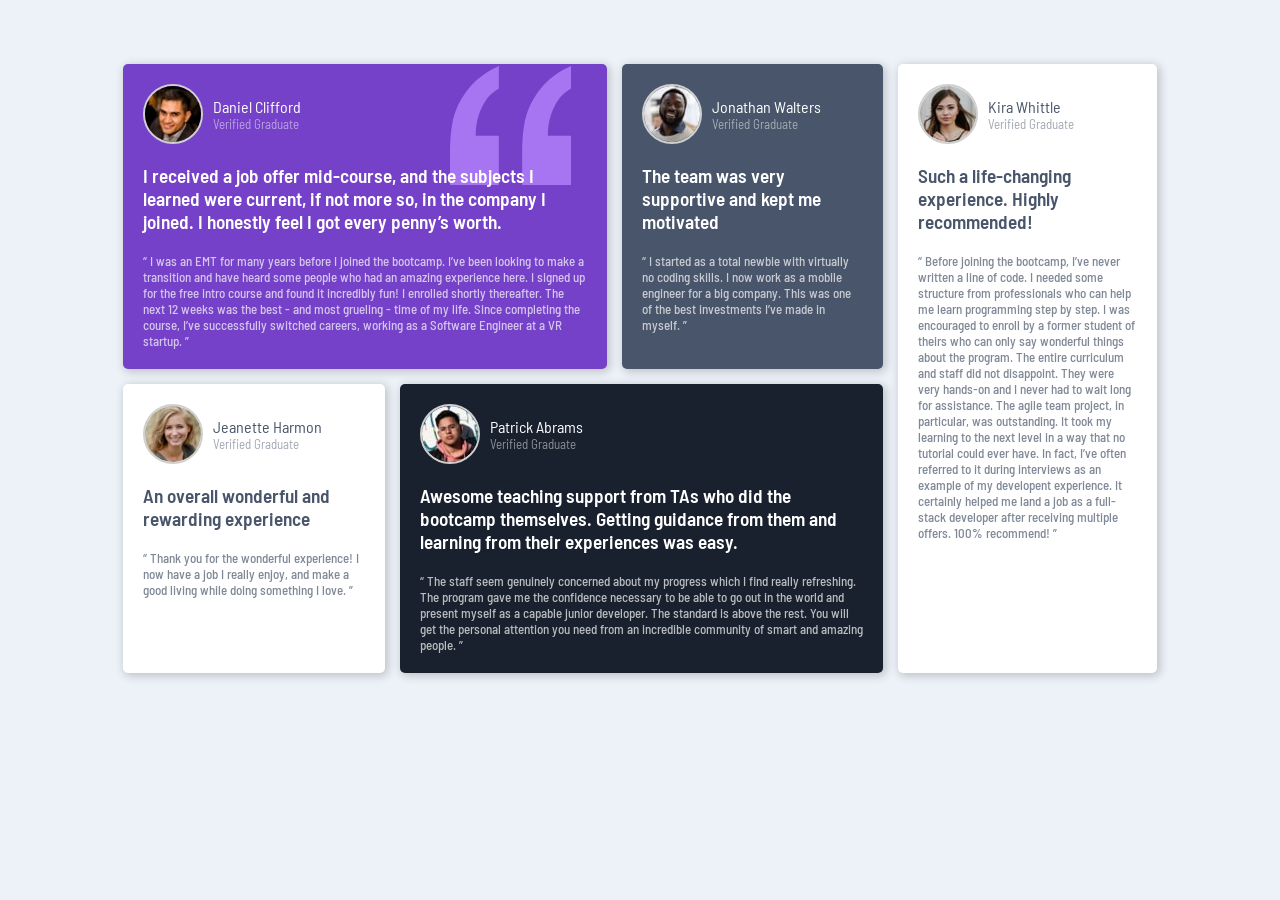
<file: index.html>
<!DOCTYPE html>
<html lang="en">
<head>
    <meta charset="UTF-8">
    <meta name="viewport" content="width=device-width, initial-scale=1.0">
    <link rel="shortcut icon" href="images/favicon-32x32.png" type="image/x-icon">
    <link rel="preconnect" href="https://fonts.googleapis.com">
    <link rel="preconnect" href="https://fonts.gstatic.com" crossorigin>
    <link href="https://fonts.googleapis.com/css2?family=Barlow+Semi+Condensed:wght@500;600&display=swap" rel="stylesheet">
    <link rel="stylesheet" href="style.css">

    <title>Testimonial Grid</title>
</head>
<body>
    <main>
    <div id="testimonial-grid-container">
        <div id="main-left">
            <div id="top">
                <div id="testimonial-1" class="grid-item">
                    <div class="header-profile">
                        <img src="images/image-daniel.jpg" alt="daniel profile picture">
                        <div class="name-profile">
                            <p class="name">Daniel Clifford</p>
                            <p class="verified">Verified Graduate</p>
                        </div>   
                    </div>
                    <h4 class="quote">I received a job offer mid-course, and the subjects I learned were current, if not more so, 
                        in the company I joined. I honestly feel I got every penny’s worth.</h4>
                    <p class="comment"> 
                        “ I was an EMT for many years before I joined the bootcamp. I’ve been looking to make a 
                        transition and have heard some people who had an amazing experience here. I signed up 
                        for the free intro course and found it incredibly fun! I enrolled shortly thereafter. 
                        The next 12 weeks was the best - and most grueling - time of my life. Since completing 
                        the course, I’ve successfully switched careers, working as a Software Engineer at a VR startup. ”</p>
                </div>
                <div id="testimonial-2" class="grid-item">
                    <div class="header-profile">
                        <img src="images/image-jonathan.jpg" alt="Jonathan profile picture">
                        <div class="name-profile">
                            <p class="name">Jonathan Walters</p>
                            <p class="verified">Verified Graduate</p>
                        </div>
                    </div>
                    <h4>The team was very supportive and kept me motivated</h4>
                    <p class="comment"> “ I started as a total newbie with virtually no coding skills. I now work as a mobile engineer 
                        for a big company. This was one of the best investments I’ve made in myself. ”</p>
                </div>
            </div>
            <div id="bottom">
                <div id="testimonial-3" class="grid-item">
                    <div class="header-profile">
                        <img src="images/image-jeanette.jpg" alt="Jeanette profile picture">
                        <div class="name-profile">
                            <p class="name"> Jeanette Harmon</p>
                            <p class="verified">Verified Graduate</p>
                        </div>
                    </div>
                    <h4>An overall wonderful and rewarding experience</h4>
                    <p class="comment"> “ Thank you for the wonderful experience! I now have a job I really enjoy, and make a good living 
                        while doing something I love. ”</p>
                </div>
                <div id="testimonial-4" class="grid-item">
                    <div class="header-profile">
                        <img src="images/image-patrick.jpg" alt="Patrick profile picture">
                        <div class="name-profile">
                            <p class="name"> Patrick Abrams</p>
                            <p class="verified">Verified Graduate</p>
                        </div>
                    </div>
                    <h4>Awesome teaching support from TAs who did the bootcamp themselves. Getting guidance from them and 
                        learning from their experiences was easy.</h4>
                    <p class="comment">  “ The staff seem genuinely concerned about my progress which I find really refreshing. The program 
                        gave me the confidence necessary to be able to go out in the world and present myself as a capable 
                        junior developer. The standard is above the rest. You will get the personal attention you need from 
                        an incredible community of smart and amazing people. ”</p>
                </div>
            </div>
            
        </div>
        <div id="main-right">
            <div id="testimonial-5" class="grid-item">
                <div class="header-profile">
                    <img src="images/image-kira.jpg" alt="Kira profile picture">
                    <div class="name-profile">
                        <p class="name">Kira Whittle</p>
                        <p class="verified">Verified Graduate</p>
                    </div>
                </div>
                <h4>Such a life-changing experience. Highly recommended!</h4>
                <p class="comment"> “ Before joining the bootcamp, I’ve never written a line of code. I needed some structure from 
                        professionals who can help me learn programming step by step. I was encouraged to enroll by a former 
                        student of theirs who can only say wonderful things about the program. The entire curriculum and staff 
                        did not disappoint. They were very hands-on and I never had to wait long for assistance. The agile team 
                        project, in particular, was outstanding. It took my learning to the next level in a way that no tutorial 
                        could ever have. In fact, I’ve often referred to it during interviews as an example of my developent 
                        experience. It certainly helped me land a job as a full-stack developer after receiving multiple offers. 
                        100% recommend! ”</p>
            </div>
        </div>
        
    </div>
</main>    
</body>
</html>
</file>
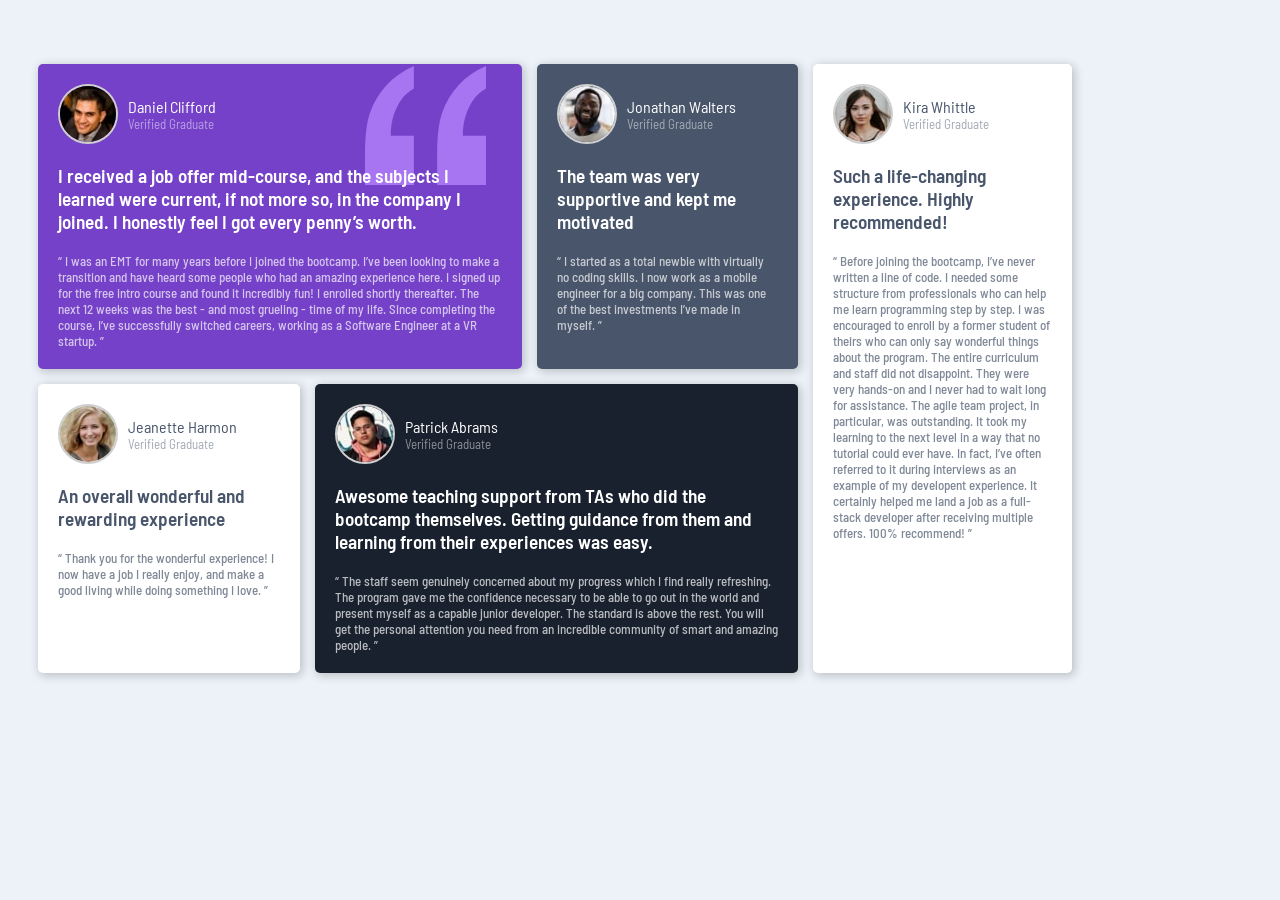
<file: Testimonial Grid.html>
<!DOCTYPE html>
<html lang="en">
<head>
    <meta charset="UTF-8">
    <meta name="viewport" content="width=device-width, initial-scale=1.0">
    <link rel="shortcut icon" href="images/favicon-32x32.png" type="image/x-icon">
    <link rel="preconnect" href="https://fonts.googleapis.com">
    <link rel="preconnect" href="https://fonts.gstatic.com" crossorigin>
    <link href="https://fonts.googleapis.com/css2?family=Barlow+Semi+Condensed:wght@500;600&display=swap" rel="stylesheet">
    <link rel="stylesheet" href="style.css">

    <title>Testimonial Grid</title>
</head>
<body>
    <div id="testimonial-grid-container">
        <div id="main-left">
            <div id="top">
                <div id="testimonial-1" class="grid-item">
                    <div class="header-profile">
                        <img src="images/image-daniel.jpg" alt="daniel profile picture">
                        <div class="name-profile">
                            <p class="name">Daniel Clifford</p>
                            <p class="verified">Verified Graduate</p>
                        </div>   
                    </div>
                    <h4 class="quote">I received a job offer mid-course, and the subjects I learned were current, if not more so, 
                        in the company I joined. I honestly feel I got every penny’s worth.</h4>
                    <p class="comment"> 
                        “ I was an EMT for many years before I joined the bootcamp. I’ve been looking to make a 
                        transition and have heard some people who had an amazing experience here. I signed up 
                        for the free intro course and found it incredibly fun! I enrolled shortly thereafter. 
                        The next 12 weeks was the best - and most grueling - time of my life. Since completing 
                        the course, I’ve successfully switched careers, working as a Software Engineer at a VR startup. ”</p>
                </div>
                <div id="testimonial-2" class="grid-item">
                    <div class="header-profile">
                        <img src="images/image-jonathan.jpg" alt="Jonathan profile picture">
                        <div class="name-profile">
                            <p class="name">Jonathan Walters</p>
                            <p class="verified">Verified Graduate</p>
                        </div>
                    </div>
                    <h4>The team was very supportive and kept me motivated</h4>
                    <p class="comment"> “ I started as a total newbie with virtually no coding skills. I now work as a mobile engineer 
                        for a big company. This was one of the best investments I’ve made in myself. ”</p>
                </div>
            </div>
            <div id="bottom">
                <div id="testimonial-3" class="grid-item">
                    <div class="header-profile">
                        <img src="images/image-jeanette.jpg" alt="Jeanette profile picture">
                        <div class="name-profile">
                            <p class="name"> Jeanette Harmon</p>
                            <p class="verified">Verified Graduate</p>
                        </div>
                    </div>
                    <h4>An overall wonderful and rewarding experience</h4>
                    <p class="comment"> “ Thank you for the wonderful experience! I now have a job I really enjoy, and make a good living 
                        while doing something I love. ”</p>
                </div>
                <div id="testimonial-4" class="grid-item">
                    <div class="header-profile">
                        <img src="images/image-patrick.jpg" alt="Patrick profile picture">
                        <div class="name-profile">
                            <p class="name"> Patrick Abrams</p>
                            <p class="verified">Verified Graduate</p>
                        </div>
                    </div>
                    <h4>Awesome teaching support from TAs who did the bootcamp themselves. Getting guidance from them and 
                        learning from their experiences was easy.</h4>
                    <p class="comment">  “ The staff seem genuinely concerned about my progress which I find really refreshing. The program 
                        gave me the confidence necessary to be able to go out in the world and present myself as a capable 
                        junior developer. The standard is above the rest. You will get the personal attention you need from 
                        an incredible community of smart and amazing people. ”</p>
                </div>
            </div>
            
        </div>
        <div id="main-right">
            <div id="testimonial-5" class="grid-item">
                <div class="header-profile">
                    <img src="images/image-kira.jpg" alt="Kira profile picture">
                    <div class="name-profile">
                        <p class="name">Kira Whittle</p>
                        <p class="verified">Verified Graduate</p>
                    </div>
                </div>
                <h4>Such a life-changing experience. Highly recommended!</h4>
                <p class="comment"> “ Before joining the bootcamp, I’ve never written a line of code. I needed some structure from 
                        professionals who can help me learn programming step by step. I was encouraged to enroll by a former 
                        student of theirs who can only say wonderful things about the program. The entire curriculum and staff 
                        did not disappoint. They were very hands-on and I never had to wait long for assistance. The agile team 
                        project, in particular, was outstanding. It took my learning to the next level in a way that no tutorial 
                        could ever have. In fact, I’ve often referred to it during interviews as an example of my developent 
                        experience. It certainly helped me land a job as a full-stack developer after receiving multiple offers. 
                        100% recommend! ”</p>
            </div>
        </div>
        
    </div>
        
</body>
</html>
</file>
<file: style.css>
*{
    box-sizing: border-box;
    margin:0;
    padding: 0;
}
:root{
    /* primary colors */
    --moderate-violet:hsl(263, 55%, 52%);
    --dark-grayish-blue:hsl(217, 19%, 35%);
    --dark-blackish-blue:hsl(219, 29%, 14%);
    --white:hsl(0, 0%, 100%);

    /* neutral colors */
    --light-gray:hsl(0, 0%, 81%);
    --light-grayish-blue:hsl(210, 46%, 95%);

}

body{
    background-color: var(--light-grayish-blue);
    font-family: 'Barlow Semi Condensed', sans-serif;
}
#testimonial-grid-container{
    padding: 5% 3%;
}
#testimonial-1{
    background-color: var(--moderate-violet);
    color: var(--white);
    background-image: url("images/bg-pattern-quotation.svg");
    background-repeat: no-repeat;
    background-size: 25%;
    background-position: 90% 1%;
}
#testimonial-2{
    background-color: var(--dark-grayish-blue);
    color: var(--white);
}
#testimonial-3, #testimonial-5{
    background-color: var(--white);
    color:var(--dark-grayish-blue);
}
#testimonial-4{
    background-color: var(--dark-blackish-blue);
    color: var(--white);
}

.grid-item{
    margin-bottom: 15px;
    padding: 20px;
    border-radius: 5px;
    box-shadow: 2px 2px 10px 1px rgb(0,0,0,0.2);
    font-size: 13px;
    
}
.grid-item h4{
    margin-bottom: 20px;
    font-size: 1.2rem;
    font-weight: 600;
}
.header-profile{
    display: flex;
    align-items: center;
    margin-bottom: 20px;
}
.header-profile img{
    border-radius: 50%;
    border:2px solid var(--light-gray);
    margin-right: 10px;
}
.comment{
    opacity: 70%;
    font-weight: 500;
}
.name-profile .name{
    font-size: 1rem;
}
.name-profile .verified{
    opacity: 50%;
}


@media screen and (min-width:668px) {
  main, 
  #testimonial-grid-container,
  #main-left,
  #main-right,
  #top,
  #bottom 
  {
    display: flex;

  }
    main{
        align-items: center;
        justify-content: center;
    }

  #testimonial-grid-container{
    max-width: 1110px;  
  }

  #main-left{
    flex-basis: 75%;
    flex-direction: column; 
  }
  
  #main-right{
    flex-basis: 25%;
    
  }
  #top,
  #bottom
  {
    flex-basis: 50%;
  }

  #main-left .grid-item{
    margin-right:15px;
  }

#testimonial-1, #testimonial-4{
    flex-basis: 65%;
    
}
#testimonial-2, #testimonial-3{
    flex-basis: 35%;
}
    
}
</file>
